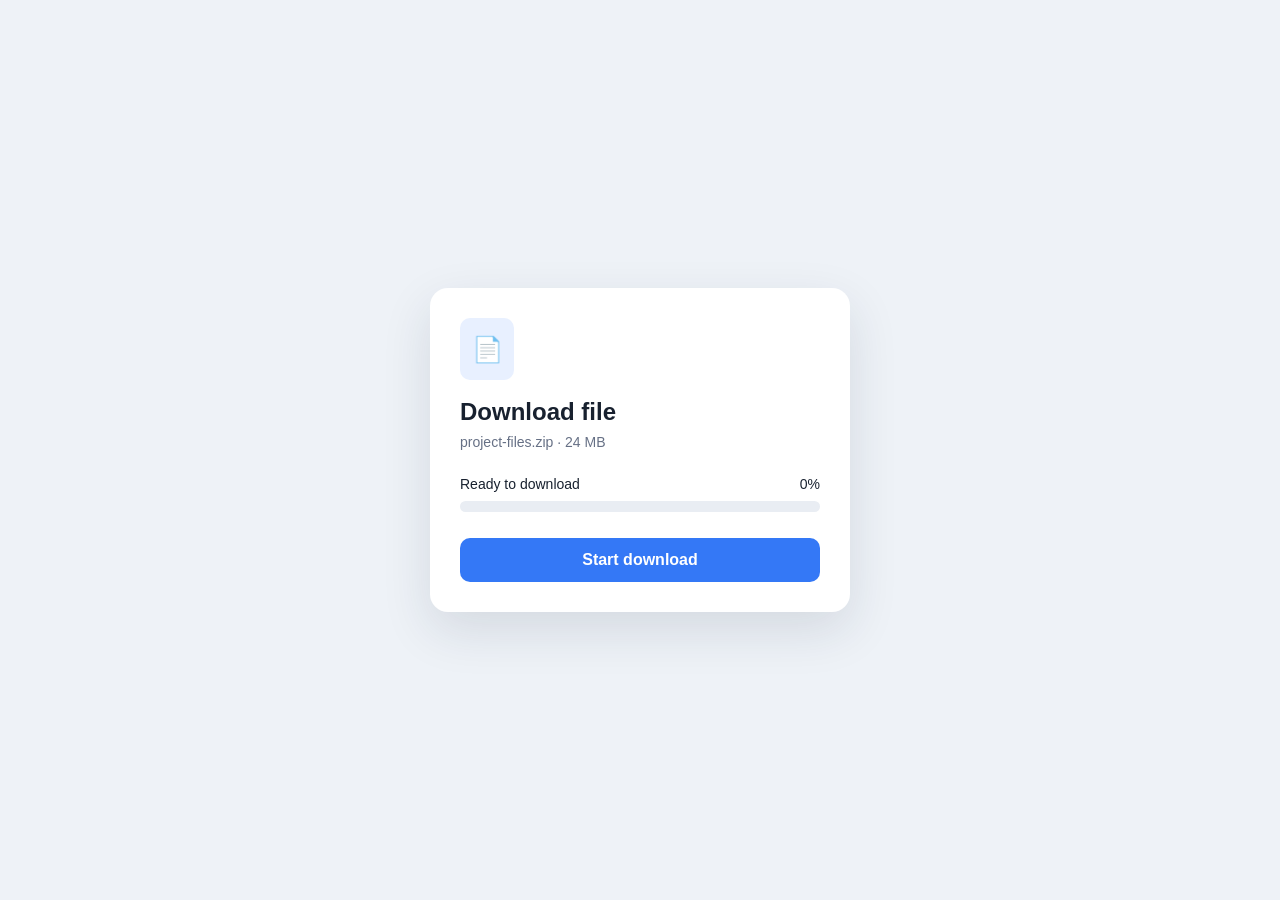
<file: download_simulation/index.html>
<!DOCTYPE html>
<html lang="en">
<head>
    <meta charset="UTF-8">
    <meta name="viewport" content="width=device-width, initial-scale=1.0">
    <title>Download Simulator</title>
    <style>
        * {
            box-sizing: border-box;
        }

        body {
            min-height: 100vh;
            margin: 0;
            display: grid;
            place-items: center;
            padding: 24px;
            font-family: Arial, sans-serif;
            color: #18212f;
            background: #eef2f7;
        }

        .download-card {
            width: min(100%, 420px);
            padding: 30px;
            border-radius: 18px;
            background: #ffffff;
            box-shadow: 0 18px 50px rgba(26, 39, 63, 0.12);
        }

        .file-icon {
            width: 54px;
            height: 62px;
            display: grid;
            place-items: center;
            margin-bottom: 18px;
            border-radius: 10px;
            font-size: 25px;
            background: #e8f0ff;
        }

        h1 {
            margin: 0 0 8px;
            font-size: 24px;
        }

        .file-name {
            margin: 0 0 26px;
            color: #667085;
            font-size: 14px;
        }

        .download-info {
            display: flex;
            justify-content: space-between;
            margin-bottom: 9px;
            font-size: 14px;
        }

        .progress-track {
            height: 11px;
            overflow: hidden;
            border-radius: 999px;
            background: #e9edf3;
        }

        .progress-bar {
            width: 0;
            height: 100%;
            border-radius: inherit;
            background: linear-gradient(90deg, #3478f6, #65a2ff);
        }

        .download-button {
            width: 100%;
            margin-top: 26px;
            padding: 13px 18px;
            border: 0;
            border-radius: 10px;
            color: #ffffff;
            background: #3478f6;
            font-size: 16px;
            font-weight: 700;
            cursor: pointer;
        }

        .download-button:hover {
            background: #2468df;
        }
    </style>
</head>
<body>
    <main class="download-card">
        <div class="file-icon" aria-hidden="true">📄</div>
        <h1>Download file</h1>
        <p class="file-name">project-files.zip · 24 MB</p>

        <div class="download-info">
            <span id="status">Ready to download</span>
            <span id="percentage">0%</span>
        </div>

        <div class="progress-track" role="progressbar" aria-valuemin="0" aria-valuemax="100" aria-valuenow="0">
            <div class="progress-bar" id="progressBar"></div>
        </div>

        <button class="download-button" id="downloadButton" type="button">
            Start download
        </button>
    </main>

    <script src="script.js"></script>
</body>
</html>
</file>
